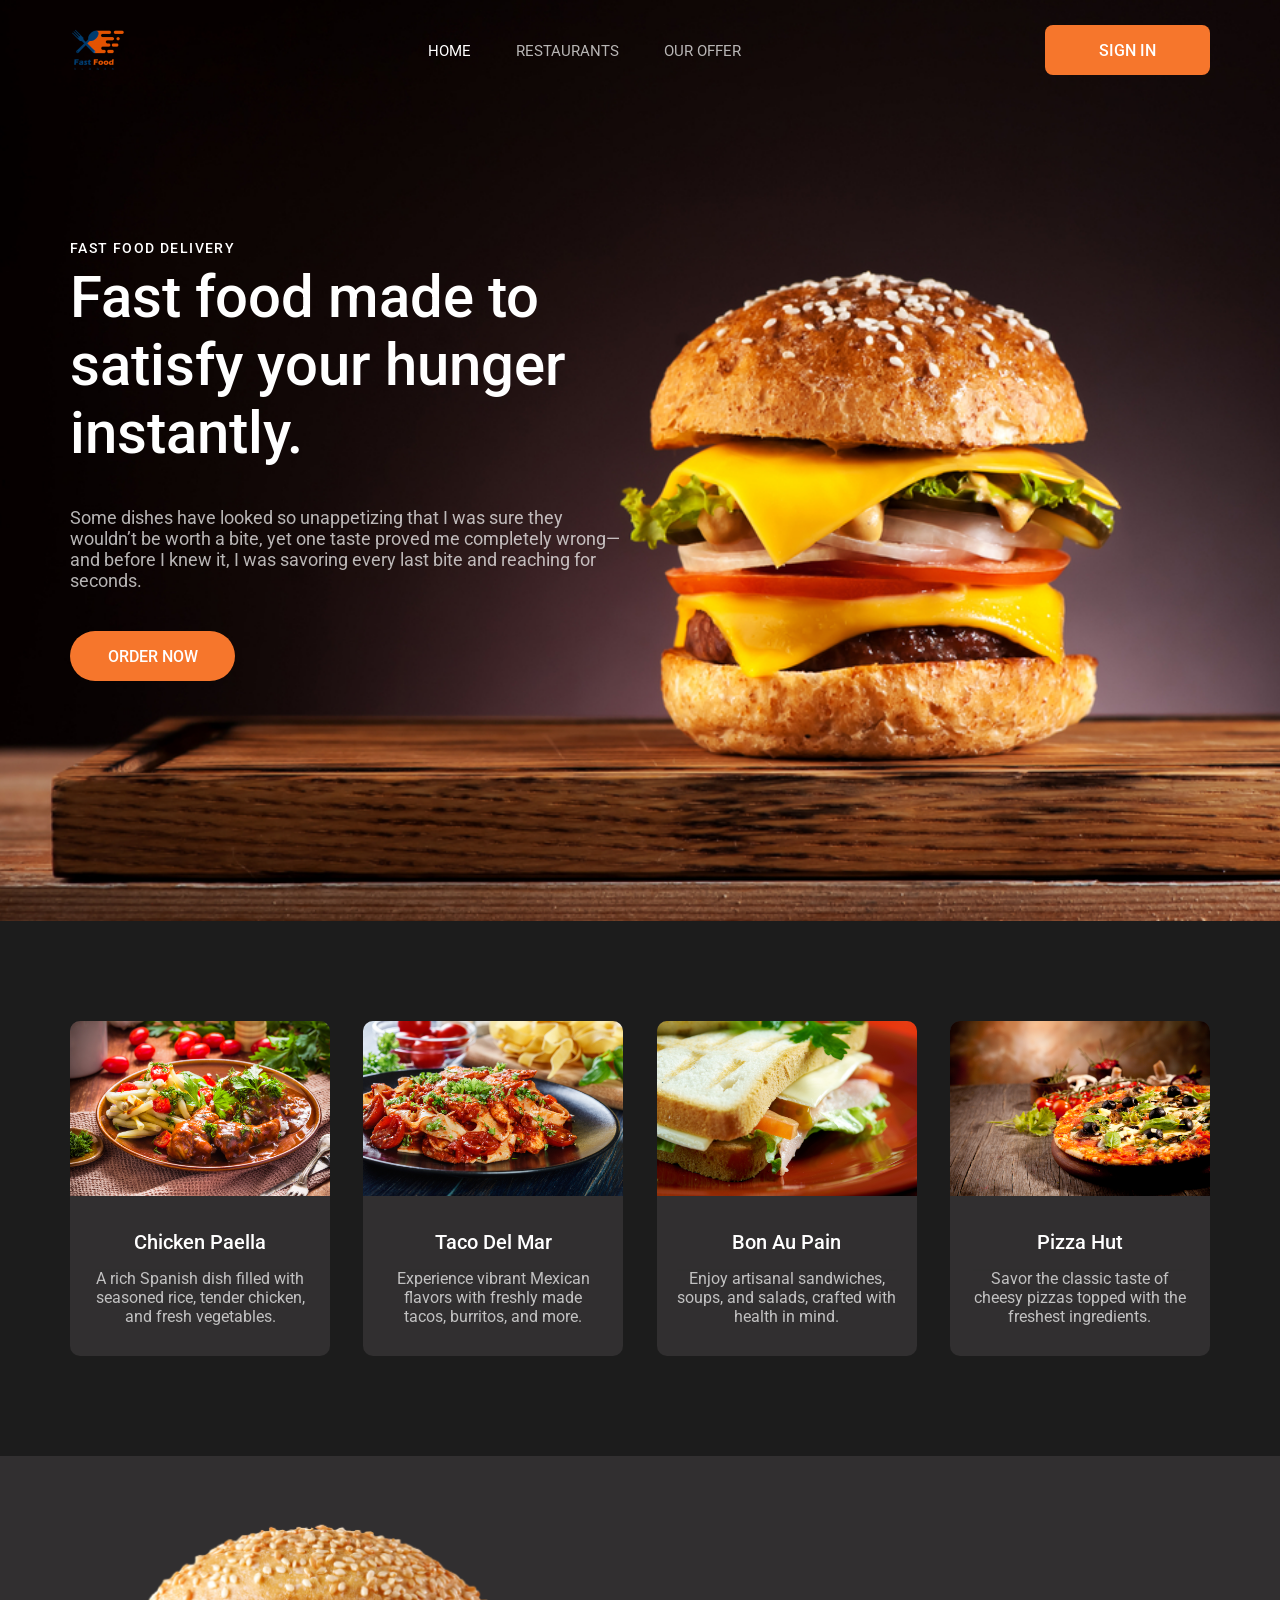
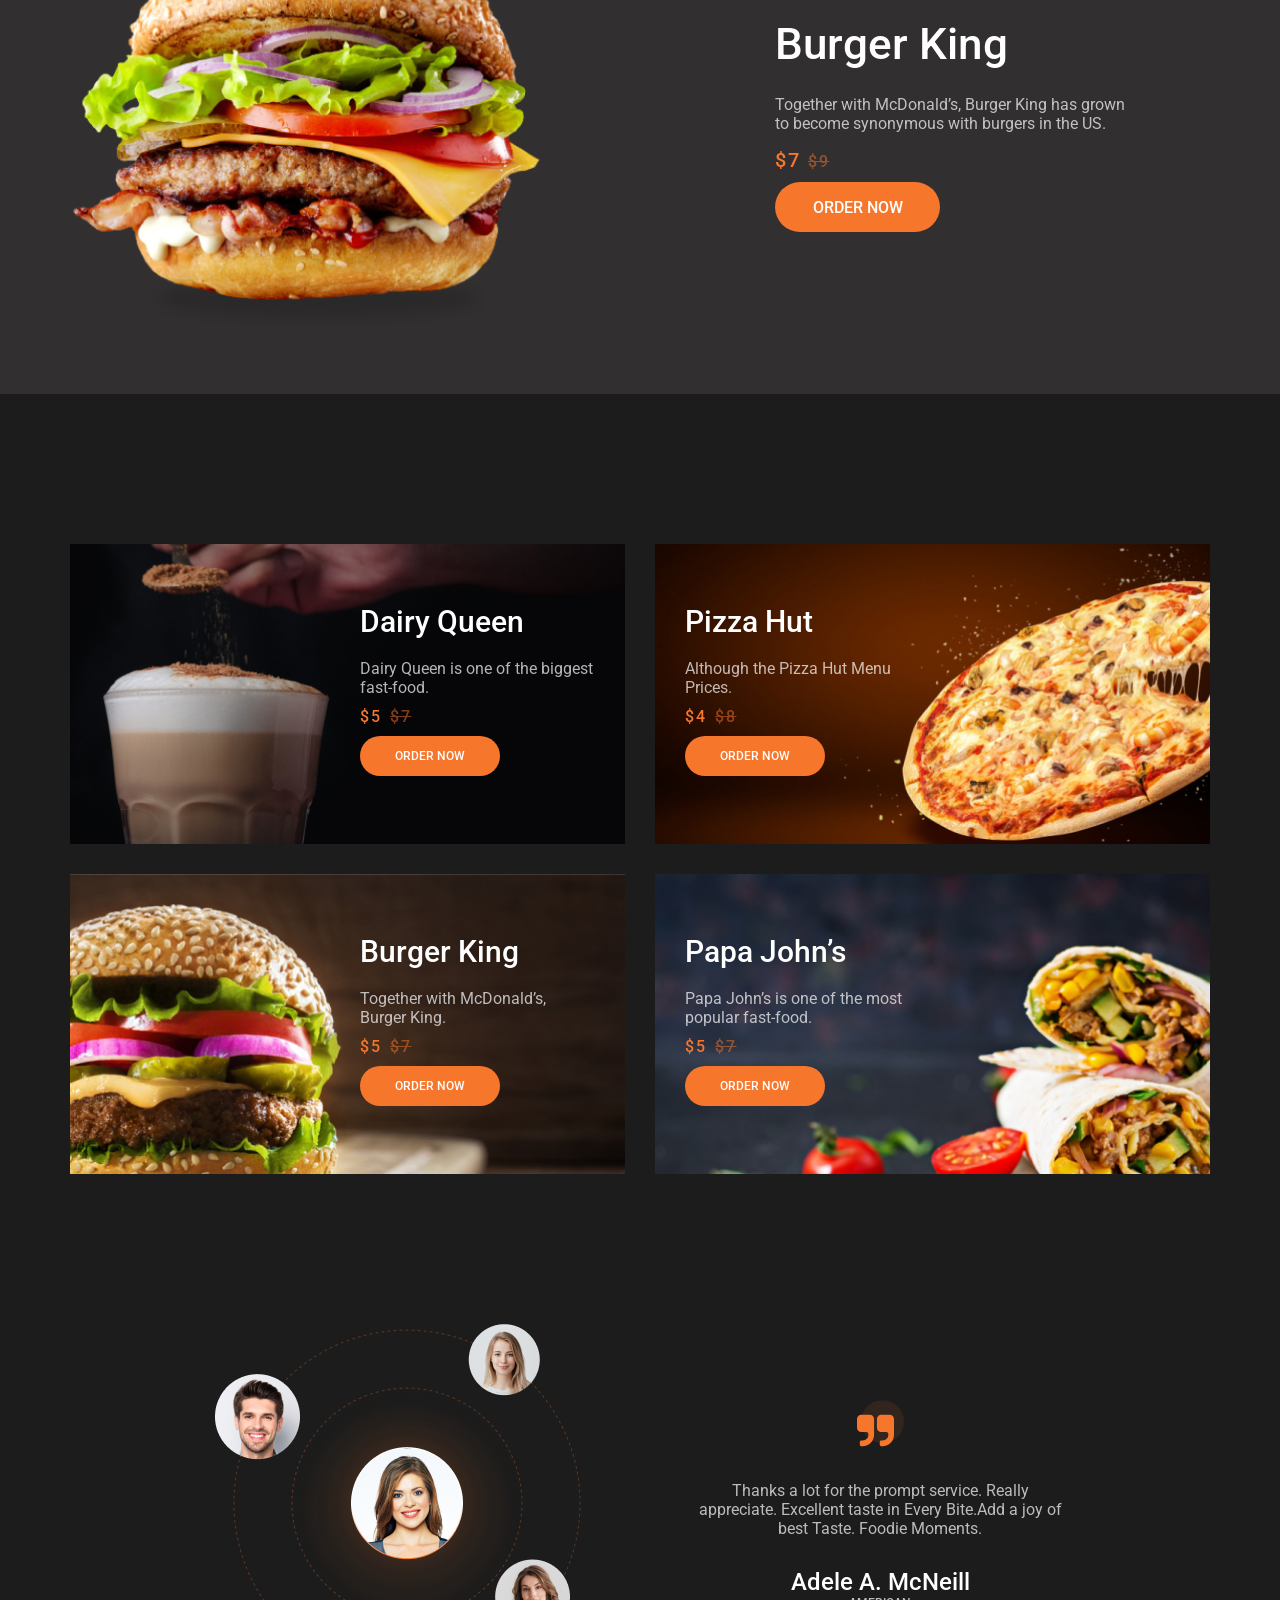
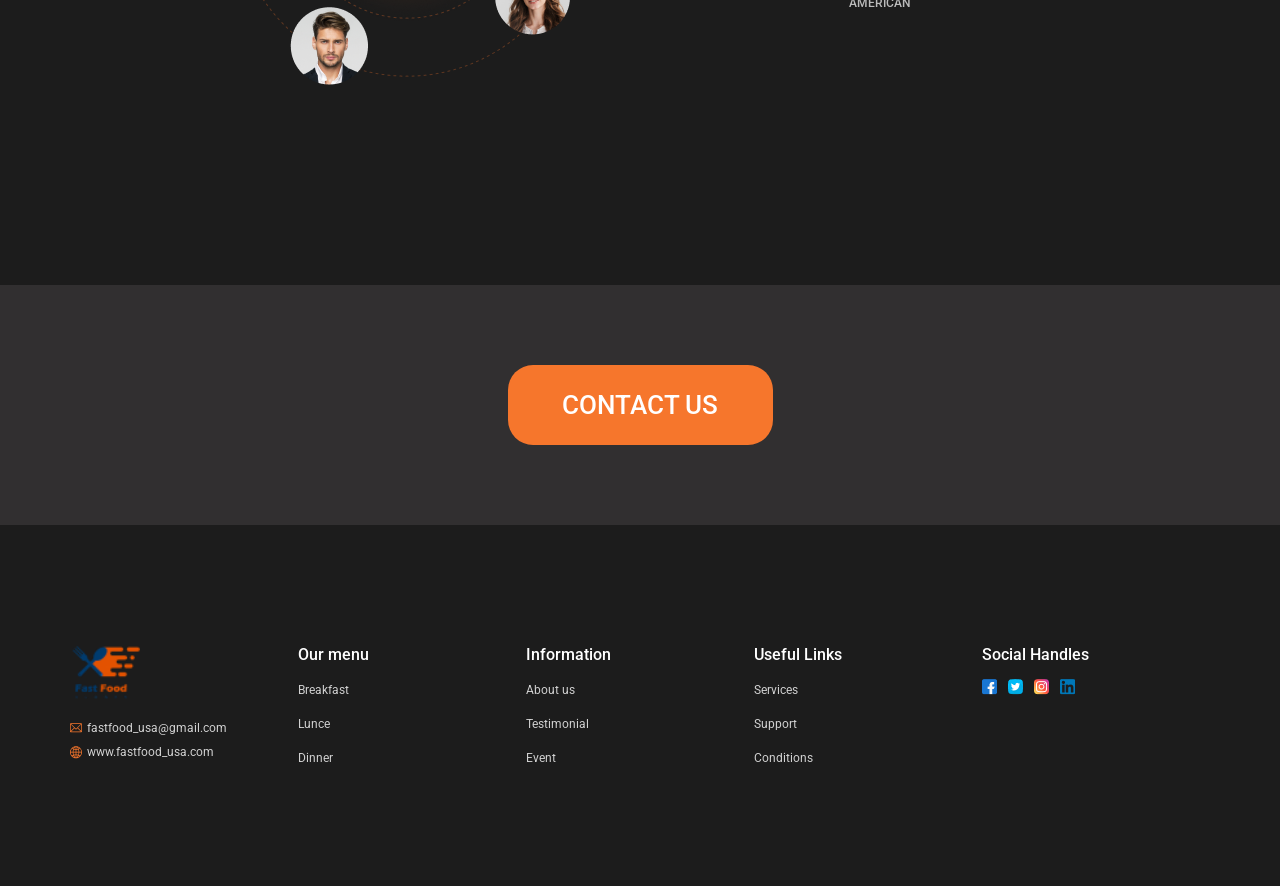
<file: index.html>
<!DOCTYPE html>
<html lang="en">
<head>
  <meta charset="UTF-8">
  <meta name="viewport" content="width=device-width, initial-scale=1.0">
  <title>Fastfood</title>
  <link rel="stylesheet" href="./style.css">
  <script src="https://code.jquery.com/jquery-3.6.0.min.js"></script>
</head>
<body id="body-id">
  <header class="header">
    <div class="container">
      <img src="./images/icons/logo.png" alt="Logo" class="header__logo">

      <nav class="header__nav">
        <ul class="header__list">
          <li><a class="active" id="home-id">HOME</a></li>
          <li><a class="pointer" id="restaurants-id">RESTAURANTS</a></li>
          <li><a class="pointer" id="offer-id">OUR OFFER</a></li>

        </ul>
      </nav>

      <a class="sign-in" class="pointer" id="sign-in-id">Sign in</a>
    </div>
  </header>

  <script>
    $(document).ready(function() {
        $('#sign-in-id').click(function() {
            $('#body-id').load('sign-in.html');
        });

        $('#offer-id').click(function() {
            $('#body-id').load('offer.html');
        });

        $('#restaurants-id').click(function() {
            $('#body-id').load('restaurants.html');
        });

        $('#home-id').click(function() {
            $('#body-id').load('index.html');
        });

        $('#order-id').click(function() {
            $('#body-id').load('sign-in.html');
        });

        $('#order1-id').click(function() {
            $('#body-id').load('sign-in.html');
        });

        $('#order2-id').click(function() {
            $('#body-id').load('sign-in.html');
        });
        
        $('#order3-id').click(function() {
            $('#body-id').load('sign-in.html');
        });

        $('#order4-id').click(function() {
            $('#body-id').load('sign-in.html');
        });

        $('#order5-id').click(function() {
            $('#body-id').load('sign-in.html');
        });
    });
</script>

  <main class="main">
    <section class="welcome">
      <div class="container">
        <div class="welcome__text">
          <h4 class="welcome__subtitle">FAST FOOD DELIVERY</h4>
          <h1 class="welcome__title">Fast food made to satisfy your hunger instantly.</h1>
          <p class="welcome__desc">Some dishes have looked so unappetizing that I was sure they wouldn’t be worth a bite, yet one taste proved me completely wrong—and before I knew it, I was savoring every last bite and reaching for seconds.</p>
          <a class="btn" id="order-id">Order now</a>
        </div>
      </div>
    </section>

    <section class="food-list">
      <div class="container">
        <div class="food-list__card">
          <img src="./images/food-list-1.jpg" alt="Traditional Chicken Paella" class="food-list__img">
          <div class="food-list__text-wrapper">
            <h4 class="food-list__title">Chicken Paella</h4>
            <p class="food-list__desc">A rich Spanish dish filled with seasoned rice, tender chicken, and fresh vegetables.</p>
          </div>
        </div>
        <div class="food-list__card">
          <img src="./images/food-list-2.jpg" alt="Taco Del Mar with fresh toppings" class="food-list__img">
          <div class="food-list__text-wrapper">
            <h4 class="food-list__title">Taco Del Mar</h4>
            <p class="food-list__desc">Experience vibrant Mexican flavors with freshly made tacos, burritos, and more.</p>
          </div>
        </div>
        <div class="food-list__card">
          <img src="./images/food-list-3.jpg" alt="Healthy sandwich from Bon Au Pain" class="food-list__img">
          <div class="food-list__text-wrapper">
            <h4 class="food-list__title">Bon Au Pain</h4>
            <p class="food-list__desc">Enjoy artisanal sandwiches, soups, and salads, crafted with health in mind.</p>
          </div>
        </div>
        <div class="food-list__card">
          <img src="./images/food-list-4.jpg" alt="Delicious pizza from Pizza Hut" class="food-list__img">
          <div class="food-list__text-wrapper">
            <h4 class="food-list__title">Pizza Hut</h4>
            <p class="food-list__desc">Savor the classic taste of cheesy pizzas topped with the freshest ingredients.</p>
          </div>
      </div>
    </section>

    <script>
      document.querySelectorAll('.food-list__card img').forEach(img => {
        img.addEventListener('mouseover', () => {
            img.style.transform = 'scale(1.1)';
            img.style.transition = 'transform 0.3s ease';
        });
        img.addEventListener('mouseout', () => {
            img.style.transform = 'scale(1)';
        });
    });
    </script>

    <section class="order">
      <div class="container">
        <img src="./images/burger.png" alt="" class="order__img">

        <div class="order__text">
          <h3 class="order__title">Burger King</h3>
          <p class="order__desc">Together with McDonald’s, Burger King has grown to become synonymous with burgers in the US.</p>
          <span class="order__price">$7</span>
          <span class="order__price order__price--old">$9</span>
          <a class="btn" id="order1-id">Order now</a>
        </div>
      </div>
    </section>

    <section class="product">
      <div class="container">
        <div class="product__card card-queen">
          <h4 class="product__title">Dairy Queen</h4>
          <p class="product__desc">Dairy Queen is one of the biggest fast-food.</p>
          <span class="product__price">$5</span>
          <span class="product__price product__price--old">$7</span>
          <a class="btn btn--small" id="order2-id">Order now</a>
        </div>
        <div class="product__card card-hut">
          <h4 class="product__title">Pizza Hut</h4>
          <p class="product__desc">Although the Pizza Hut Menu Prices.</p>
          <span class="product__price">$4</span>
          <span class="product__price product__price--old">$8</span>
          <a class="btn btn--small" id="order3-id">Order now</a>
        </div>
        <div class="product__card card-king">
          <h4 class="product__title">Burger King</h4>
          <p class="product__desc">Together with McDonald’s, Burger King.</p>
          <span class="product__price">$5</span>
          <span class="product__price product__price--old">$7</span>
          <a class="btn btn--small" id="order4-id">Order now</a>
        </div>
        <div class="product__card card-papa">
          <h4 class="product__title">Papa John’s</h4>
          <p class="product__desc">Papa John’s is one of the most popular fast-food.</p>
          <span class="product__price">$5</span>
          <span class="product__price product__price--old">$7</span>
          <a class="btn btn--small" id="order5-id">Order now</a>
        </div>
      </div>
    </section>

    <script>
      document.querySelectorAll('.product__card').forEach(card => {
      card.addEventListener('mouseover', () => {
        card.style.transform = 'scale(1.05)';
        card.style.transition = 'transform 0.3s ease';
      });
      card.addEventListener('mouseout', () => {
        card.style.transform = 'scale(1)';
      });
    });
    </script>

    <div class="feedback">
      <div class="container">
        <img src="./images/feedback.png" alt="" class="feedback__img">

        <blockquote class="feedback__text">
          <p class="feedback__desc">Thanks a lot for the prompt service. Really appreciate. Excellent taste in Every Bite.Add a joy of best Taste. Foodie Moments.</p>
          <cite class="feedback__author">Adele A. McNeill</cite>
          <span class="feedback__subauthor">AMERICAN</span>
        </blockquote>
      </div>
    </div>

    <div class="gray-block">
      <div class="container">
        <a class="contact-btn" id="contact-us-btn">Contact Us</a>
      </div>
    </div>

    <div class="contact-section" id="contact-div-id" style="display: none;">
      <h2>Contact Us</h2>
      <form class="contact-form" id="contact-id" action="contact.php" method="POST">
        <label for="name">Name</label>
        <input type="text" id="name" name="name" placeholder="Your Name" required>
        
        <label for="surname">Surname</label>
        <input type="text" id="surname" name="surname" placeholder="Your Surname" required>
        
        <label for="email">Email</label>
        <input type="email" id="email" name="email" placeholder="Your Email" required>
        
        <label for="message">Message</label>
        <textarea id="message" maxlength="250" name="message" rows="5" placeholder="Your Message" required></textarea>
        <div id="errorMessage"></div>
        <button type="submit">Send Message</button>
      </form>
    </div>
  </main>
  
<script>
  document.getElementById('contact-us-btn').addEventListener('click', function() {
  var contactForm = document.getElementById('contact-div-id');
  var contactButton = document.getElementById('contact-us-btn');
  
  contactButton.style.display = 'none';

  contactForm.style.display = 'block';
});
</script>

<script>
  const messageField = document.getElementById('message');
  const counter = document.createElement('div');
  counter.style.fontSize = '0.9em';
  counter.style.color = '#555';
  messageField.parentNode.insertBefore(counter, messageField.nextSibling);

  messageField.addEventListener('input', () => {
    const maxLength = 250;
    const currentLength = messageField.value.length;
    counter.textContent = `Characters: ${currentLength}/${maxLength}`;
    if (currentLength > maxLength) {
        counter.style.color = 'red';
    } else {
        counter.style.color = '#555';
    }
});

document.getElementById('contact-id').addEventListener('submit', function(e) {
    e.preventDefault();
    
    var email = document.getElementById('email').value;
    var errorMessage = document.getElementById('errorMessage');
    var emailPattern = /^[a-zA-Z0-9._%+-]+@[a-zA-Z0-9.-]+\.[a-zA-Z]{2,}$/;

    if (!emailPattern.test(email)) {
      errorMessage.textContent = "Proszę wpisać poprawny adres e-mail!";
      errorMessage.style.color = 'red';
    } else {

      document.getElementById('contact-id').reset();   

      errorMessage.textContent = "Wiadomość wysłano!";
      errorMessage.style.color = 'green';     

      counter.textContent = "Characters: 0/250";
      counter.style.color = '#555';
      counter.style.display = 'none';
    }
  });
</script>


  <footer class="footer">
    <div class="container">
      <div class="footer__contacts">
        <img src="./images/icons/logo.png" alt="Логотип" class="footer__logo">
        <a class="footer__link footer__link-mail" href="mailto:fastfood_usa@gmail.com">fastfood_usa@gmail.com</a>
        <a href="#!" class="footer__link footer__link-web">www.fastfood_usa.com</a>
      </div>
      <nav class="footer__nav">
        <ul class="footer__list">
          <li class="footer__list-title footer__menu">
            <a class="footer__title" href="#!">Our menu</a>
            <ul class="footer__inner-list">
              <li class="footer__list-item"><a href="#!">Breakfast</a></li>
              <li class="footer__list-item"><a href="#!">Lunce</a></li>
              <li class="footer__list-item"><a href="#!">Dinner</a></li>
            </ul>
          </li>
          <li class="footer__list-title footer__info">
            <a class="footer__title" href="#!">Information</a>
            <ul class="footer__inner-list">
              <li class="footer__list-item"><a href="#!">About us</a></li>
              <li class="footer__list-item"><a href="#!">Testimonial</a></li>
              <li class="footer__list-item"><a href="#!">Event</a></li>
            </ul>
          </li>
          <li class="footer__list-title footer__links">
            <a class="footer__title" href="#!">Useful Links</a>
            <ul class="footer__inner-list">
              <li class="footer__list-item"><a href="#!">Services</a></li>
              <li class="footer__list-item"><a href="#!">Support</a></li>
              <li class="footer__list-item"><a href="#!">Conditions</a></li>
            </ul>
          </li>
        </ul>
      </nav>
      <div class="footer__socials">
        <p class="footer__title">Social Handles</p>
        <div class="footer__socials-icons">
          <a class="footer__socials-link" href="#!"><img src="./images/icons/socials/facebook.png" alt=""></a>
          <a class="footer__socials-link" href="#!"><img src="./images/icons/socials/twitter.png" alt=""></a>
          <a class="footer__socials-link" href="#!"><img src="./images/icons/socials/instagram.png" alt=""></a>
          <a class="footer__socials-link" href="#!"><img src="./images/icons/socials/linkedin.png" alt=""></a>
        </div>
      </div>
    </div>
  </footer>
</body>
</html>
</file>
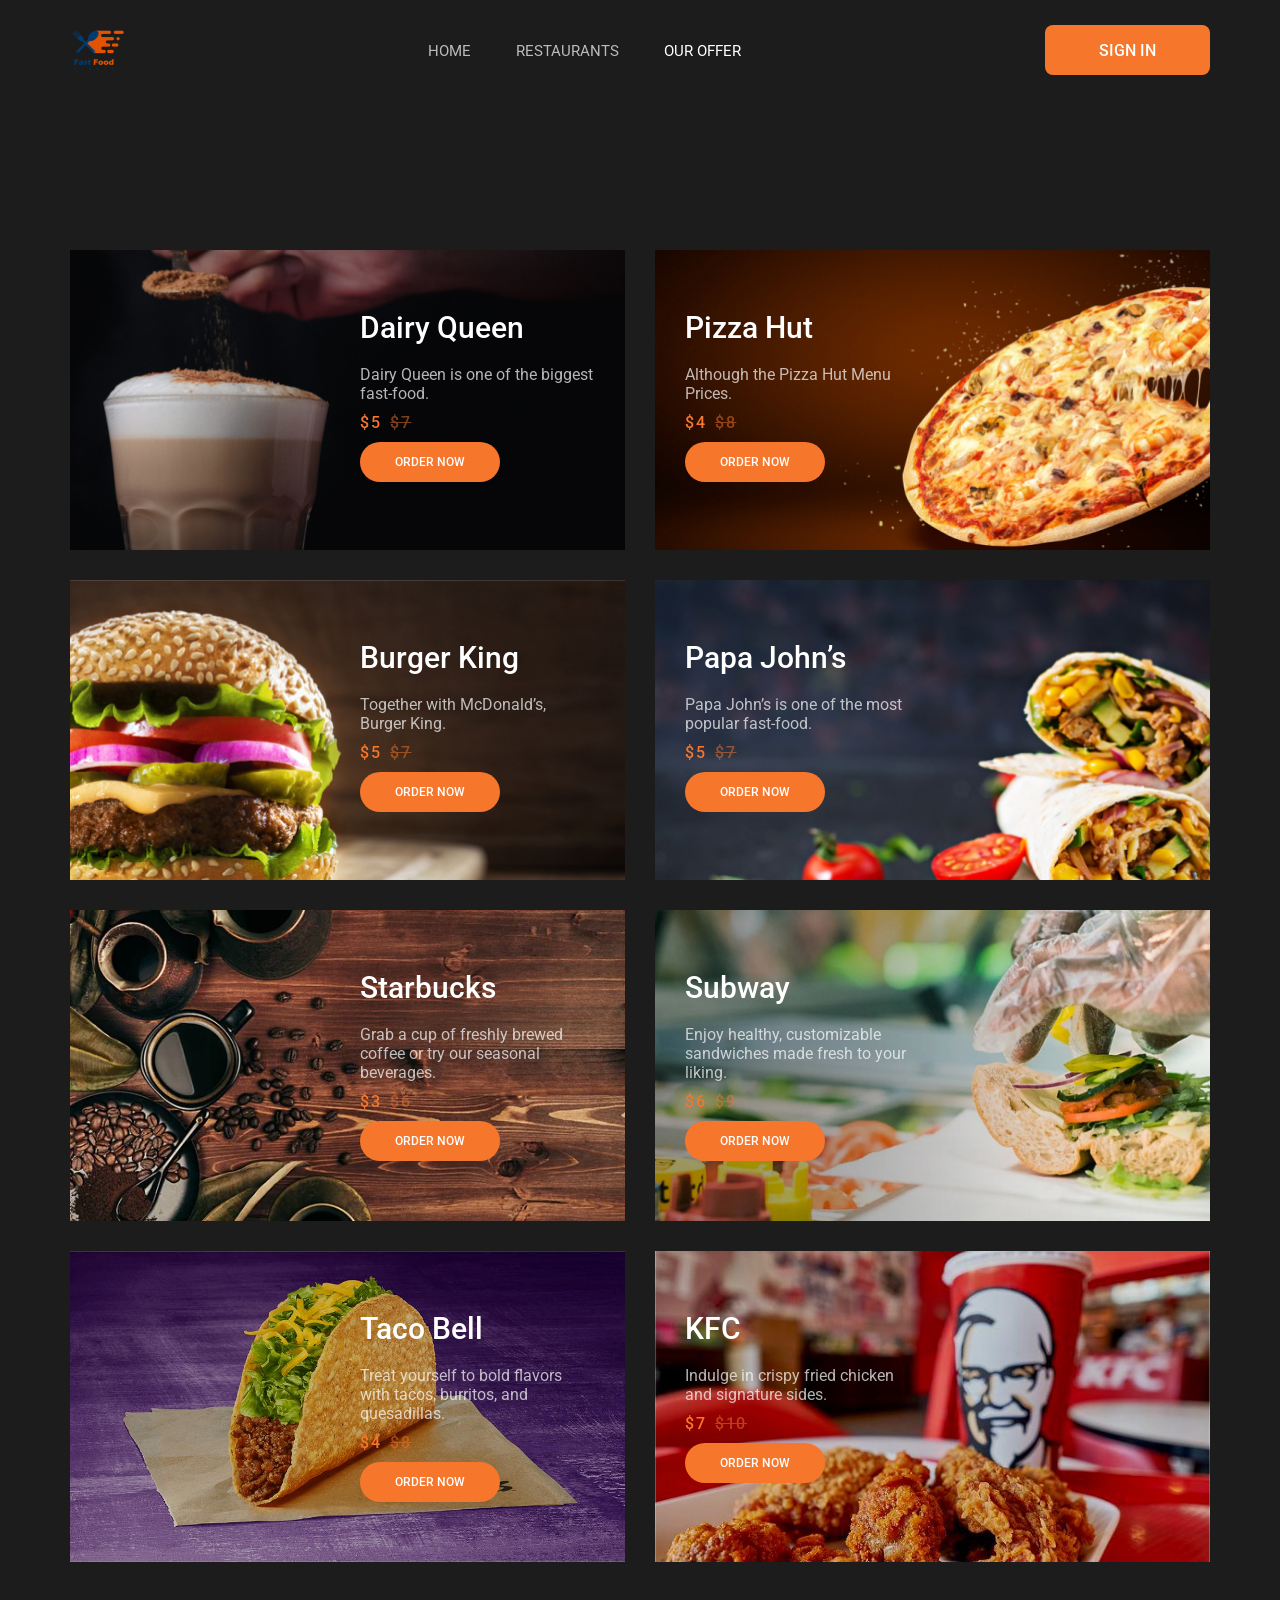
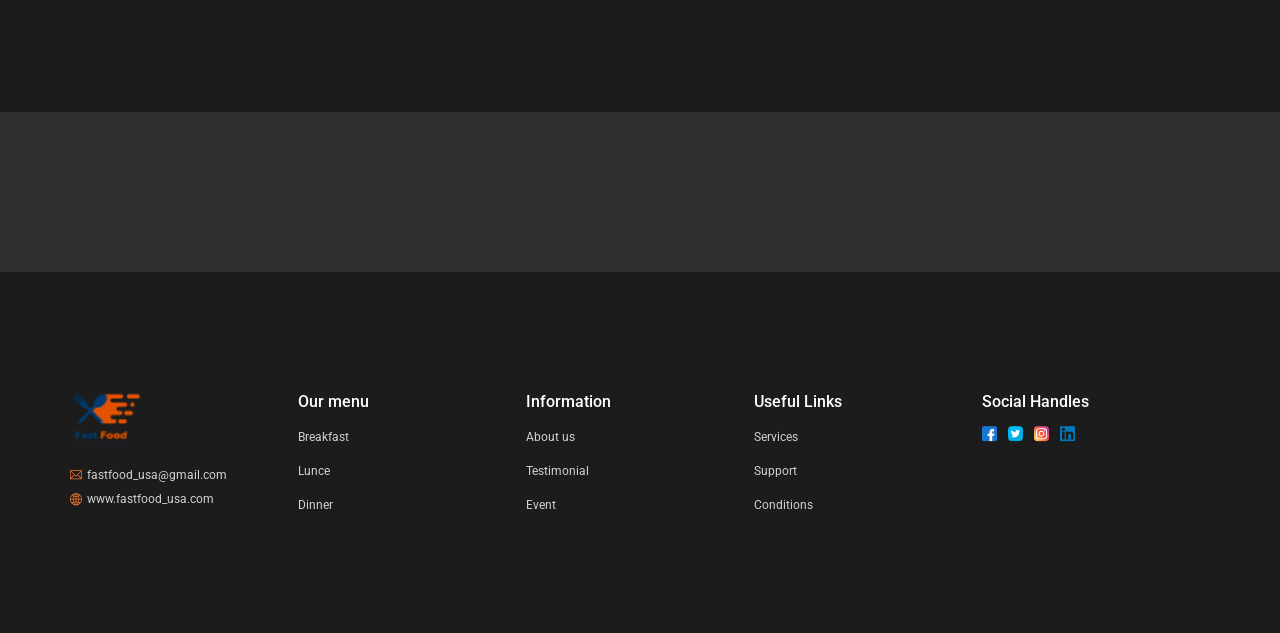
<file: offer.html>
<!DOCTYPE html>
<html lang="en">
<head>
  <meta charset="UTF-8">
  <meta name="viewport" content="width=device-width, initial-scale=1.0">
  <title>Fastfood</title>
  <link rel="stylesheet" href="./style.css">
  <script src="https://code.jquery.com/jquery-3.6.0.min.js"></script>
</head>
<body id="body-id">
  <header class="header">
    <div class="container">
      <img src="./images/icons/logo.png" alt="Логотип" class="header__logo">

      <nav class="header__nav">
        <ul class="header__list">
          <li><a class="pointer" id="home-id">HOME</a></li>
          <li><a class="pointer" id="restaurants-id">RESTAURANTS</a></li>
          <li><a class="active" id="offer-id">OUR OFFER</a></li>
        </ul>
      </nav>

      <a class="sign-in" id="sign-in-id">Sign in</a>
    </div>
  </header>

  <script>
    $(document).ready(function() {
        $('#sign-in-id').click(function() {
            $('#body-id').load('sign-in.html');
        });

        $('#offer-id').click(function() {
            $('#body-id').load('offer.html');
        });

        $('#restaurants-id').click(function() {
            $('#body-id').load('restaurants.html');
        });

        $('#home-id').click(function() {
            $('#body-id').load('index.html');
        });

        $('#order1-id').click(function() {
            $('#body-id').load('sign-in.html');
        });

        $('#order2-id').click(function() {
            $('#body-id').load('sign-in.html');
        });
        
        $('#order3-id').click(function() {
            $('#body-id').load('sign-in.html');
        });

        $('#order4-id').click(function() {
            $('#body-id').load('sign-in.html');
        });

        $('#order5-id').click(function() {
            $('#body-id').load('sign-in.html');
        });

        $('#order6-id').click(function() {
            $('#body-id').load('sign-in.html');
        });

        $('#order7-id').click(function() {
            $('#body-id').load('sign-in.html');
        });

        $('#order8-id').click(function() {
            $('#body-id').load('sign-in.html');
        });
    });
</script>

  <section class="product">
    <div class="container">
      <div class="product__card card-queen">
        <h4 class="product__title">Dairy Queen</h4>
        <p class="product__desc">Dairy Queen is one of the biggest fast-food.</p>
        <span class="product__price">$5</span>
        <span class="product__price product__price--old">$7</span>
        <a class="btn btn--small" id="order1-id">Order now</a>
      </div>
      <div class="product__card card-hut">
        <h4 class="product__title">Pizza Hut</h4>
        <p class="product__desc">Although the Pizza Hut Menu Prices.</p>
        <span class="product__price">$4</span>
        <span class="product__price product__price--old">$8</span>
        <a class="btn btn--small" id="order2-id">Order now</a>
      </div>
      <div class="product__card card-king">
        <h4 class="product__title">Burger King</h4>
        <p class="product__desc">Together with McDonald’s, Burger King.</p>
        <span class="product__price">$5</span>
        <span class="product__price product__price--old">$7</span>
        <a class="btn btn--small" id="order3-id">Order now</a>
      </div>
      <div class="product__card card-papa">
        <h4 class="product__title">Papa John’s</h4>
        <p class="product__desc">Papa John’s is one of the most popular fast-food.</p>
        <span class="product__price">$5</span>
        <span class="product__price product__price--old">$7</span>
        <a class="btn btn--small" id="order4-id">Order now</a>
      </div>
      <div class="product__card card-starbucks">
        <h4 class="product__title">Starbucks</h4>
        <p class="product__desc">Grab a cup of freshly brewed coffee or try our seasonal beverages.</p>
        <span class="product__price">$3</span>
        <span class="product__price product__price--old">$6</span>
        <a class="btn btn--small" id="order5-id">Order now</a>
      </div>
      <div class="product__card card-subway">
        <h4 class="product__title">Subway</h4>
        <p class="product__desc">Enjoy healthy, customizable sandwiches made fresh to your liking.</p>
        <span class="product__price">$6</span>
        <span class="product__price product__price--old">$9</span>
        <a class="btn btn--small" id="order6-id">Order now</a>
      </div>
      <div class="product__card card-taco-bell">
        <h4 class="product__title">Taco Bell</h4>
        <p class="product__desc">Treat yourself to bold flavors with tacos, burritos, and quesadillas.</p>
        <span class="product__price">$4</span>
        <span class="product__price product__price--old">$8</span>
        <a class="btn btn--small" id="order7-id">Order now</a>
      </div>
      <div class="product__card card-kfc">
        <h4 class="product__title">KFC</h4>
        <p class="product__desc">Indulge in crispy fried chicken and signature sides.</p>
        <span class="product__price">$7</span>
        <span class="product__price product__price--old">$10</span>
        <a class="btn btn--small" id="order8-id">Order now</a>
      </div>
    </div>
  </section>

  <script>
    document.querySelectorAll('.product__card').forEach(card => {
    card.addEventListener('mouseover', () => {
      card.style.transform = 'scale(1.05)';
      card.style.transition = 'transform 0.3s ease';
    });
    card.addEventListener('mouseout', () => {
      card.style.transform = 'scale(1)';
    });
  });
  </script>
  
    <div class="gray-block">     
      </div>
    </div>
  </main>

  <footer class="footer">
    <div class="container">
      <div class="footer__contacts">
        <img src="./images/icons/logo.png" alt="Логотип" class="footer__logo">
        <a class="footer__link footer__link-mail" href="mailto:fastfood_usa@gmail.com">fastfood_usa@gmail.com</a>
        <a href="#!" class="footer__link footer__link-web">www.fastfood_usa.com</a>
      </div>
      <nav class="footer__nav">
        <ul class="footer__list">
          <li class="footer__list-title footer__menu">
            <a class="footer__title" href="#!">Our menu</a>
            <ul class="footer__inner-list">
              <li class="footer__list-item"><a href="#!">Breakfast</a></li>
              <li class="footer__list-item"><a href="#!">Lunce</a></li>
              <li class="footer__list-item"><a href="#!">Dinner</a></li>
            </ul>
          </li>
          <li class="footer__list-title footer__info">
            <a class="footer__title" href="#!">Information</a>
            <ul class="footer__inner-list">
              <li class="footer__list-item"><a href="#!">About us</a></li>
              <li class="footer__list-item"><a href="#!">Testimonial</a></li>
              <li class="footer__list-item"><a href="#!">Event</a></li>
            </ul>
          </li>
          <li class="footer__list-title footer__links">
            <a class="footer__title" href="#!">Useful Links</a>
            <ul class="footer__inner-list">
              <li class="footer__list-item"><a href="#!">Services</a></li>
              <li class="footer__list-item"><a href="#!">Support</a></li>
              <li class="footer__list-item"><a href="#!">Conditions</a></li>
            </ul>
          </li>
        </ul>
      </nav>
      <div class="footer__socials">
        <p class="footer__title">Social Handles</p>
        <div class="footer__socials-icons">
          <a class="footer__socials-link" href="#!"><img src="./images/icons/socials/facebook.png" alt=""></a>
          <a class="footer__socials-link" href="#!"><img src="./images/icons/socials/twitter.png" alt=""></a>
          <a class="footer__socials-link" href="#!"><img src="./images/icons/socials/instagram.png" alt=""></a>
          <a class="footer__socials-link" href="#!"><img src="./images/icons/socials/linkedin.png" alt=""></a>
        </div>
      </div>
    </div>
  </footer>
</body>  
</main>
</file>
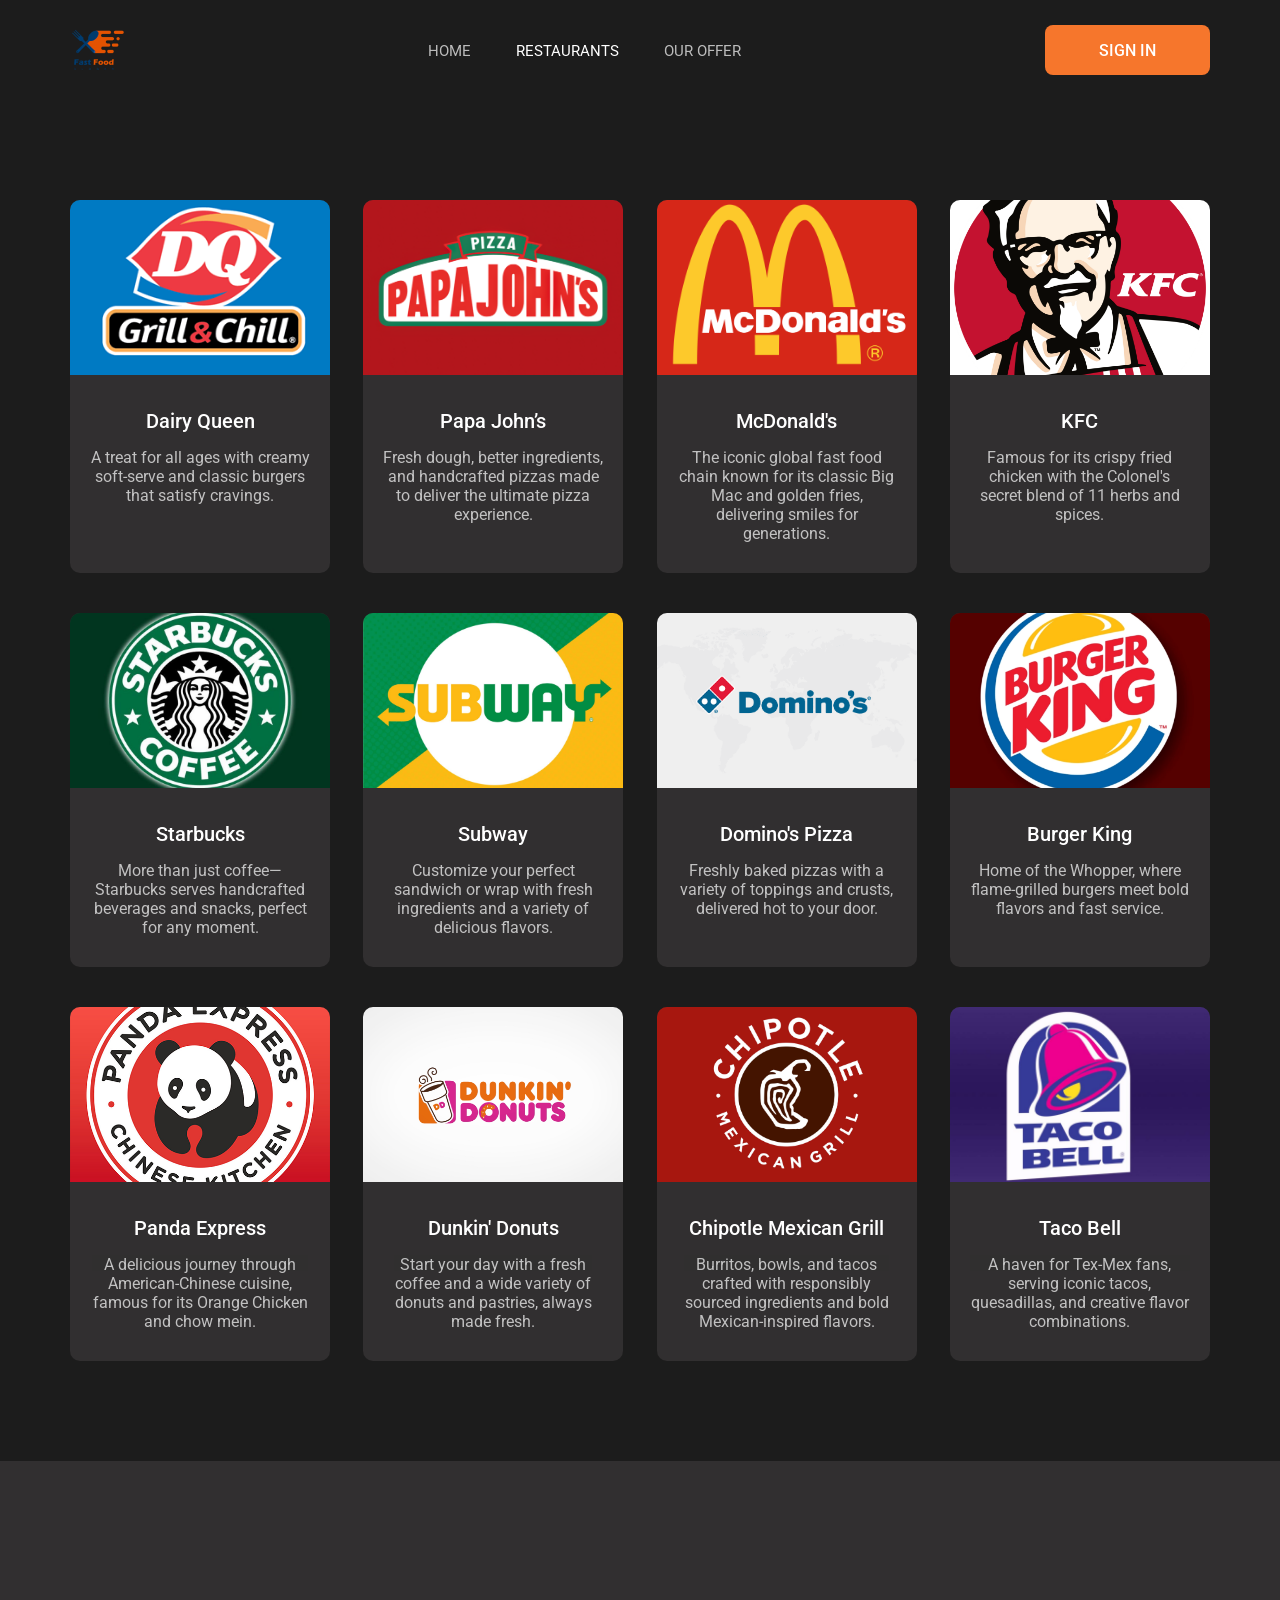
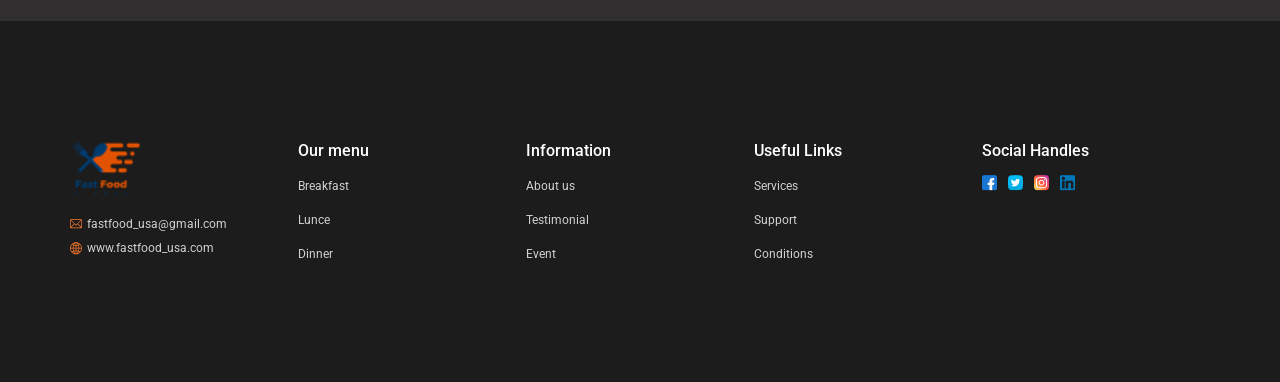
<file: restaurants.html>
<!DOCTYPE html>
<html lang="en">
<head>
  <meta charset="UTF-8">
  <meta name="viewport" content="width=device-width, initial-scale=1.0">
  <title>Fastfood</title>
  <link rel="stylesheet" href="./style.css">
  <script src="https://code.jquery.com/jquery-3.6.0.min.js"></script>
</head>
<body id="body-id">
  <header class="header">
    <div class="container">
      <img src="./images/icons/logo.png" alt="Логотип" class="header__logo">

      <nav class="header__nav">
        <ul class="header__list">
          <li><a class="pointer" id="home-id">HOME</a></li>
          <li><a class="active" id="restaurants-id">RESTAURANTS</a></li>
          <li><a class="pointer" id="offer-id">OUR OFFER</a></li>
        </ul>
      </nav>

      <a class="sign-in" id="sign-in-id">Sign in</a>
    </div>
  </header>

  <script>
    $(document).ready(function() {
        $('#sign-in-id').click(function() {
            $('#body-id').load('sign-in.html');
        });

        $('#offer-id').click(function() {
            $('#body-id').load('offer.html');
        });

        $('#restaurants-id').click(function() {
            $('#body-id').load('restaurants.html');
        });

        $('#home-id').click(function() {
            $('#body-id').load('index.html');
        });        
    });
</script>

  <main class="main">
    <section class="food-list">
      <div class="container">
        <div class="food-list__card">
          <img src="./images/dairy-queen.png" alt="" class="food-list__img">
          <div class="food-list__text-wrapper">
            <h4 class="food-list__title">Dairy Queen</h4>
            <p class="food-list__desc">A treat for all ages with creamy soft-serve and classic burgers that satisfy cravings.</p>
          </div>
        </div>
        <div class="food-list__card">
          <img src="./images/papa-johns.png" alt="" class="food-list__img">
          <div class="food-list__text-wrapper">
            <h4 class="food-list__title">Papa John’s</h4>
            <p class="food-list__desc">Fresh dough, better ingredients, and handcrafted pizzas made to deliver the ultimate pizza experience.</p>
          </div>
        </div>
        <div class="food-list__card">
          <img src="./images/mcdonalds.png" alt="" class="food-list__img">
          <div class="food-list__text-wrapper">
            <h4 class="food-list__title">McDonald's</h4>
            <p class="food-list__desc">The iconic global fast food chain known for its classic Big Mac and golden fries, delivering smiles for generations.</p>
          </div>
        </div>
        <div class="food-list__card">
          <img src="./images/kfc.png" alt="" class="food-list__img">
          <div class="food-list__text-wrapper">
            <h4 class="food-list__title">KFC</h4>
            <p class="food-list__desc">Famous for its crispy fried chicken with the Colonel's secret blend of 11 herbs and spices.</p>
          </div>
        </div>
        <div class="food-list__card">
          <img src="./images/starbucks.png" alt="" class="food-list__img">
          <div class="food-list__text-wrapper">
            <h4 class="food-list__title">Starbucks</h4>
            <p class="food-list__desc">More than just coffee—Starbucks serves handcrafted beverages and snacks, perfect for any moment.</p>
          </div>
        </div>
        <div class="food-list__card">
          <img src="./images/subway.png" alt="" class="food-list__img">
          <div class="food-list__text-wrapper">
            <h4 class="food-list__title">Subway</h4>
            <p class="food-list__desc">Customize your perfect sandwich or wrap with fresh ingredients and a variety of delicious flavors.</p>
          </div>
        </div>
        <div class="food-list__card">
          <img src="./images/dominos.png" alt="" class="food-list__img">
          <div class="food-list__text-wrapper">
            <h4 class="food-list__title">Domino's Pizza</h4>
            <p class="food-list__desc">Freshly baked pizzas with a variety of toppings and crusts, delivered hot to your door.</p>
          </div>
        </div>
        <div class="food-list__card">
          <img src="./images/burger-king.png" alt="" class="food-list__img">
          <div class="food-list__text-wrapper">
            <h4 class="food-list__title">Burger King</h4>
            <p class="food-list__desc">Home of the Whopper, where flame-grilled burgers meet bold flavors and fast service.</p>
          </div>
        </div>
        <div class="food-list__card">
          <img src="./images/panda-express.png" alt="" class="food-list__img">
          <div class="food-list__text-wrapper">
            <h4 class="food-list__title">Panda Express</h4>
            <p class="food-list__desc">A delicious journey through American-Chinese cuisine, famous for its Orange Chicken and chow mein.</p>
          </div>
        </div>
        <div class="food-list__card">
          <img src="./images/dunkin-donuts.png" alt="" class="food-list__img">
          <div class="food-list__text-wrapper">
            <h4 class="food-list__title">Dunkin' Donuts</h4>
            <p class="food-list__desc">Start your day with a fresh coffee and a wide variety of donuts and pastries, always made fresh.</p>
          </div>
        </div>
        <div class="food-list__card">
          <img src="./images/chipotle.png" alt="" class="food-list__img">
          <div class="food-list__text-wrapper">
            <h4 class="food-list__title">Chipotle Mexican Grill</h4>
            <p class="food-list__desc">Burritos, bowls, and tacos crafted with responsibly sourced ingredients and bold Mexican-inspired flavors.</p>
          </div>
        </div>
        <div class="food-list__card">
          <img src="./images/taco-bell.png" alt="" class="food-list__img">
          <div class="food-list__text-wrapper">
            <h4 class="food-list__title">Taco Bell</h4>
            <p class="food-list__desc">A haven for Tex-Mex fans, serving iconic tacos, quesadillas, and creative flavor combinations.</p>
          </div>
        </div>
      </div>
    </section>
    
    <script>
      document.querySelectorAll('.food-list__card img').forEach(img => {
        img.addEventListener('mouseover', () => {
            img.style.transform = 'scale(1.1)';
            img.style.transition = 'transform 0.3s ease';
        });
        img.addEventListener('mouseout', () => {
            img.style.transform = 'scale(1)';
        });
    });
    </script>

    <div class="gray-block">     
      </div>
    </div>
  </main>

  <footer class="footer">
    <div class="container">
      <div class="footer__contacts">
        <img src="./images/icons/logo.png" alt="Логотип" class="footer__logo">
        <a class="footer__link footer__link-mail" href="mailto:fastfood_usa@gmail.com">fastfood_usa@gmail.com</a>
        <a href="#!" class="footer__link footer__link-web">www.fastfood_usa.com</a>
      </div>
      <nav class="footer__nav">
        <ul class="footer__list">
          <li class="footer__list-title footer__menu">
            <a class="footer__title" href="#!">Our menu</a>
            <ul class="footer__inner-list">
              <li class="footer__list-item"><a href="#!">Breakfast</a></li>
              <li class="footer__list-item"><a href="#!">Lunce</a></li>
              <li class="footer__list-item"><a href="#!">Dinner</a></li>
            </ul>
          </li>
          <li class="footer__list-title footer__info">
            <a class="footer__title" href="#!">Information</a>
            <ul class="footer__inner-list">
              <li class="footer__list-item"><a href="#!">About us</a></li>
              <li class="footer__list-item"><a href="#!">Testimonial</a></li>
              <li class="footer__list-item"><a href="#!">Event</a></li>
            </ul>
          </li>
          <li class="footer__list-title footer__links">
            <a class="footer__title" href="#!">Useful Links</a>
            <ul class="footer__inner-list">
              <li class="footer__list-item"><a href="#!">Services</a></li>
              <li class="footer__list-item"><a href="#!">Support</a></li>
              <li class="footer__list-item"><a href="#!">Conditions</a></li>
            </ul>
          </li>
        </ul>
      </nav>
      <div class="footer__socials">
        <p class="footer__title">Social Handles</p>
        <div class="footer__socials-icons">
          <a class="footer__socials-link" href="#!"><img src="./images/icons/socials/facebook.png" alt=""></a>
          <a class="footer__socials-link" href="#!"><img src="./images/icons/socials/twitter.png" alt=""></a>
          <a class="footer__socials-link" href="#!"><img src="./images/icons/socials/instagram.png" alt=""></a>
          <a class="footer__socials-link" href="#!"><img src="./images/icons/socials/linkedin.png" alt=""></a>
        </div>
      </div>
    </div>
  </footer>
</body>  
</main>
</file>
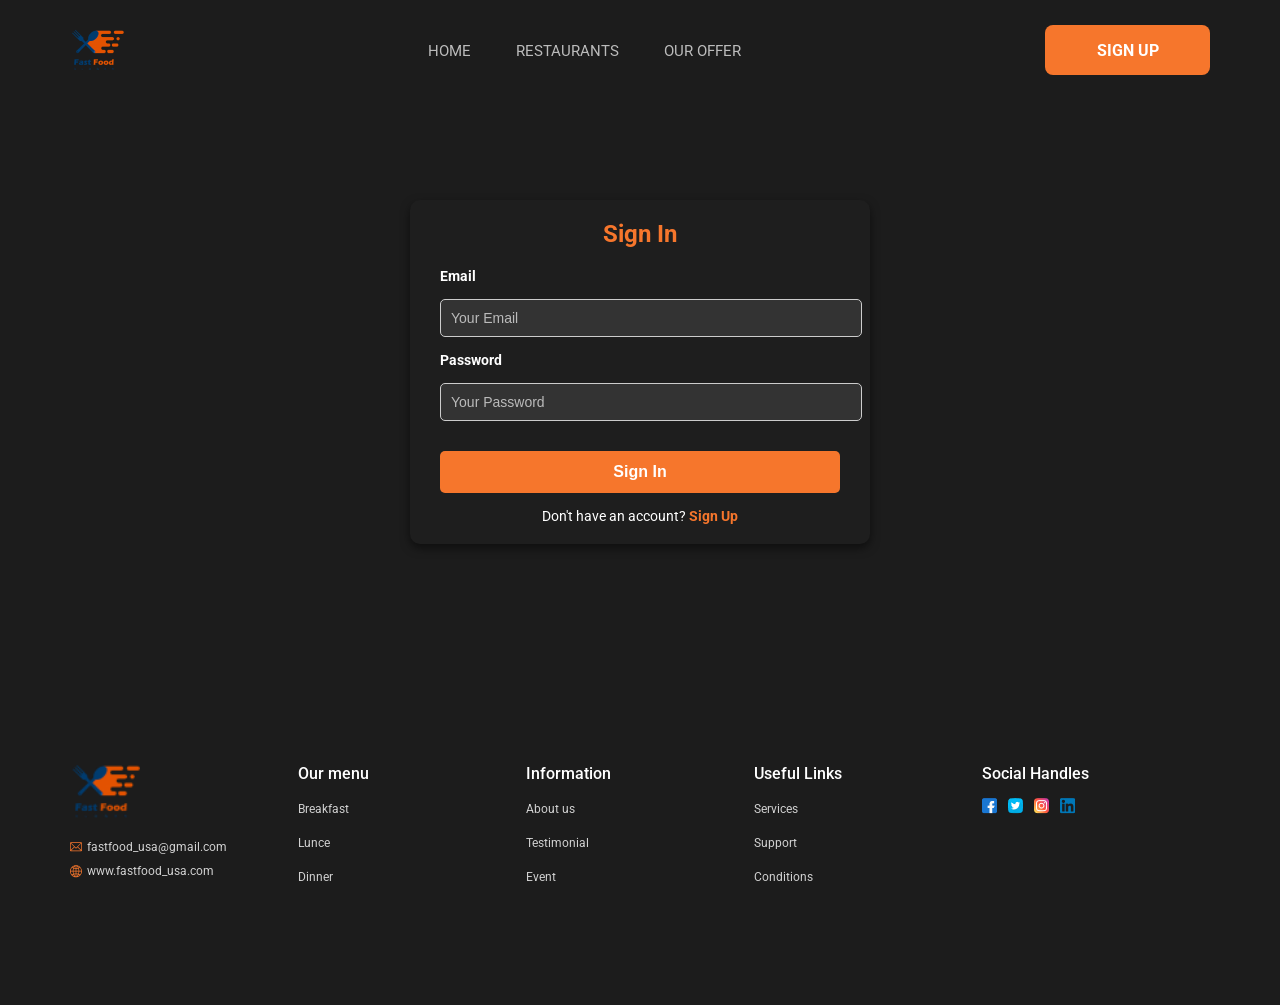
<file: sign-in.html>
<!DOCTYPE html>
<html lang="en">
<head>
  <meta charset="UTF-8">
  <meta name="viewport" content="width=device-width, initial-scale=1.0">
  <title>Contact us</title>
  <link rel="stylesheet" href="./style.css">
  <link rel="stylesheet" href="./sign-in.css">
  <script src="https://code.jquery.com/jquery-3.6.0.min.js"></script>
</head>
<body id="body-id">
  <header class="header">
    <div class="container">
      <img src="./images/icons/logo.png" alt="Logo" class="header__logo">

      <nav class="header__nav">
        <ul class="header__list">
          <li><a class="pointer" id="home-id">HOME</a></li>
          <li><a class="pointer" id="restaurants-id">RESTAURANTS</a></li>
          <li><a class="pointer" id="offer-id">OUR OFFER</a></li>

        </ul>
      </nav>

      <a class="sign-in" id="sign-up-id">Sign up</a>
    </div>
  </header>

  <script>
    $(document).ready(function() {
        $('#sign-up-id').click(function() {
            $('#body-id').load('sign-up.html');
        });

        $('#offer-id').click(function() {
            $('#body-id').load('offer.html');
        });

        $('#restaurants-id').click(function() {
            $('#body-id').load('restaurants.html');
        });

        $('#home-id').click(function() {
            $('#body-id').load('index.html');
        });

        $('#sign-up-link').click(function() {
            $('#body-id').load('sign-up.html');
        });
    });
</script>

  <main class="main">
    <div class="sign-in-section">
      <h2 class="sign-in-title">Sign In</h2>
      <form class="sign-in-form" id="sign-in-form-id" action="login.php" method="POST">

        <label for="email">Email</label>
        <input type="email" id="email" name="email" placeholder="Your Email" required>

        <label for="password">Password</label>
        <input type="password" id="password" name="password" placeholder="Your Password" required>

        <div id="errorMessage"></div>
        
        <button type="submit">Sign In</button>
      </form>

      <p class="sign-in-prompt">
        Don't have an account? <a class="pointer" id="sign-up-link">Sign Up</a>
      </p>
    </div>    
    
  </main>

  <script>
    document.getElementById('sign-in-form-id').addEventListener('submit', function(e) {
        e.preventDefault();

        var email = document.getElementById('email').value;
        var errorMessage = document.getElementById('errorMessage');
        var emailPattern = /^[a-zA-Z0-9._%+-]+@[a-zA-Z0-9.-]+\.[a-zA-Z]{2,}$/;

        if (!emailPattern.test(email)) {
            errorMessage.textContent = "Proszę wpisać poprawny adres e-mail!";
            errorMessage.style.color = 'red';
        } else {
            errorMessage.textContent = "Logowanie zakończone sukcesem!";
            errorMessage.style.color = 'green';
            document.getElementById('sign-in-form-id').reset();
        }
    });
  </script>

  <footer class="footer">
    <div class="container">
      <div class="footer__contacts">
        <img src="./images/icons/logo.png" alt="Логотип" class="footer__logo">
        <a class="footer__link footer__link-mail" href="mailto:fastfood_usa@gmail.com">fastfood_usa@gmail.com</a>
        <a href="#!" class="footer__link footer__link-web">www.fastfood_usa.com</a>
      </div>
      <nav class="footer__nav">
        <ul class="footer__list">
          <li class="footer__list-title footer__menu">
            <a class="footer__title" href="#!">Our menu</a>
            <ul class="footer__inner-list">
              <li class="footer__list-item"><a href="#!">Breakfast</a></li>
              <li class="footer__list-item"><a href="#!">Lunce</a></li>
              <li class="footer__list-item"><a href="#!">Dinner</a></li>
            </ul>
          </li>
          <li class="footer__list-title footer__info">
            <a class="footer__title" href="#!">Information</a>
            <ul class="footer__inner-list">
              <li class="footer__list-item"><a href="#!">About us</a></li>
              <li class="footer__list-item"><a href="#!">Testimonial</a></li>
              <li class="footer__list-item"><a href="#!">Event</a></li>
            </ul>
          </li>
          <li class="footer__list-title footer__links">
            <a class="footer__title" href="#!">Useful Links</a>
            <ul class="footer__inner-list">
              <li class="footer__list-item"><a href="#!">Services</a></li>
              <li class="footer__list-item"><a href="#!">Support</a></li>
              <li class="footer__list-item"><a href="#!">Conditions</a></li>
            </ul>
          </li>
        </ul>
      </nav>
      <div class="footer__socials">
        <p class="footer__title">Social Handles</p>
        <div class="footer__socials-icons">
          <a class="footer__socials-link" href="#!"><img src="./images/icons/socials/facebook.png" alt=""></a>
          <a class="footer__socials-link" href="#!"><img src="./images/icons/socials/twitter.png" alt=""></a>
          <a class="footer__socials-link" href="#!"><img src="./images/icons/socials/instagram.png" alt=""></a>
          <a class="footer__socials-link" href="#!"><img src="./images/icons/socials/linkedin.png" alt=""></a>
        </div>
      </div>
    </div>
  </footer>
</body>
</html>
</file>
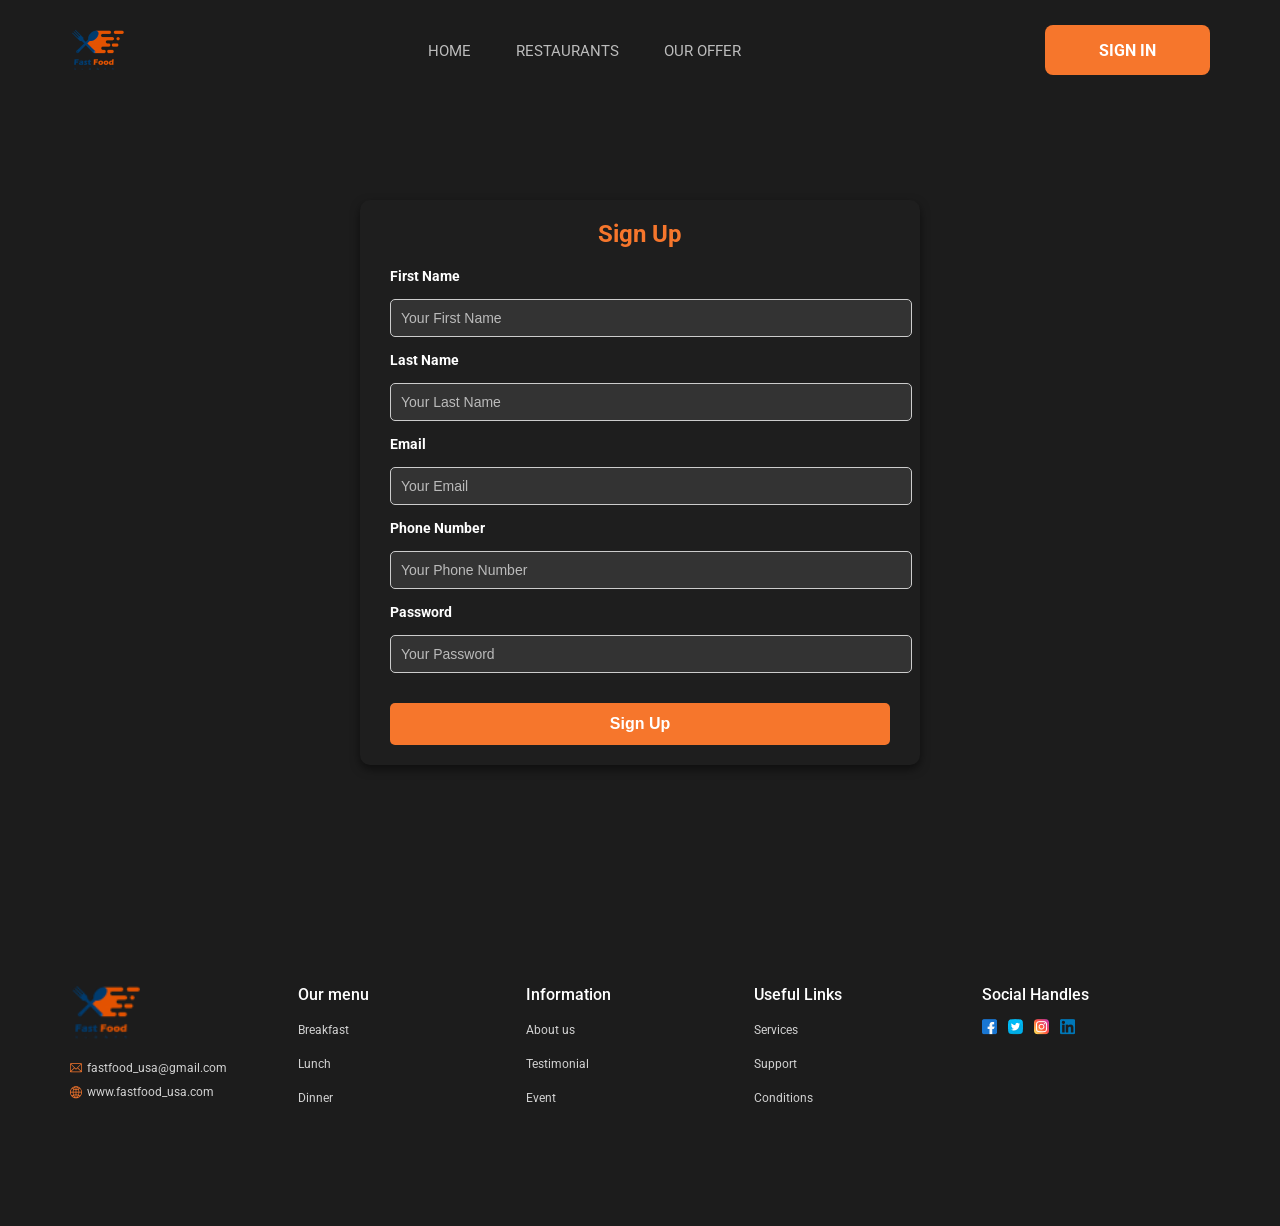
<file: sign-up.html>
<!DOCTYPE html>
<html lang="en">
<head>
  <meta charset="UTF-8">
  <meta name="viewport" content="width=device-width, initial-scale=1.0">
  <title>Sign Up</title>
  <link rel="stylesheet" href="./style.css">
  <link rel="stylesheet" href="./sign-up.css">
  <script src="https://code.jquery.com/jquery-3.6.0.min.js"></script>
</head>
<body id="body-id">
  <header class="header">
    <div class="container">
      <img src="./images/icons/logo.png" alt="Logo" class="header__logo">

      <nav class="header__nav">
        <ul class="header__list">
          <li><a class="pointer" id="home-id">HOME</a></li>
          <li><a class="pointer" id="restaurants-id">RESTAURANTS</a></li>
          <li><a class="pointer" id="offer-id">OUR OFFER</a></li>
        </ul>
      </nav>

      <a class="sign-in" id="sign-in-id">Sign in</a>
    </div>
  </header>

  <script>
    $(document).ready(function () {
      $('#sign-in-id').click(function () {
        $('#body-id').load('sign-in.html');
      });

      $('#offer-id').click(function () {
        $('#body-id').load('offer.html');
      });

      $('#restaurants-id').click(function () {
        $('#body-id').load('restaurants.html');
      });

      $('#home-id').click(function () {
        $('#body-id').load('index.html');
      });
    });
  </script>

  <main class="main">
    <div class="sign-up-section">
      <h2 class="sign-up-title">Sign Up</h2>
      <form class="sign-up-form" id="sign-up-form-id" action="register.php" method="POST">
        <!-- Pole na imię -->
        <label for="first-name">First Name</label>
        <input type="text" id="first-name" name="first_name" placeholder="Your First Name" required>

        <!-- Pole na nazwisko -->
        <label for="last-name">Last Name</label>
        <input type="text" id="last-name" name="last_name" placeholder="Your Last Name" required>

        <!-- Pole na e-mail -->
        <label for="email">Email</label>
        <input type="email" id="email" name="email" placeholder="Your Email" required>

        <!-- Pole na numer telefonu -->
        <label for="phone">Phone Number</label>
        <input type="tel" id="phone" name="phone" placeholder="Your Phone Number" pattern="[0-9]{9,12}" title="Please enter a valid phone number" required>

        <!-- Pole na hasło -->
        <label for="password">Password</label>
        <input type="password" id="password" name="password" placeholder="Your Password" required>

        <!-- Miejsce na błędy -->
        <div id="errorMessage"></div>

        <!-- Przycisk do wysłania -->
        <button type="submit">Sign Up</button>
      </form>
    </div>
  </main>

  <script>
    // Funkcja sprawdzająca poprawność e-maila
    document.getElementById('sign-up-form-id').addEventListener('submit', function (e) {
      var email = document.getElementById('email').value;
      var errorMessage = document.getElementById('errorMessage');
      var emailPattern = /^[a-zA-Z0-9._%+-]+@[a-zA-Z0-9.-]+\.[a-zA-Z]{2,}$/;

      if (!emailPattern.test(email)) {
        e.preventDefault(); // Zatrzymuje wysyłanie danych, jeśli e-mail jest niepoprawny
        errorMessage.textContent = "Proszę wpisać poprawny adres e-mail!";
        errorMessage.style.color = 'red';
      } else {
        errorMessage.textContent = "";
      }
    });
  </script>

  <footer class="footer">
    <div class="container">
      <div class="footer__contacts">
        <img src="./images/icons/logo.png" alt="Logo" class="footer__logo">
        <a class="footer__link footer__link-mail" href="mailto:fastfood_usa@gmail.com">fastfood_usa@gmail.com</a>
        <a href="#!" class="footer__link footer__link-web">www.fastfood_usa.com</a>
      </div>
      <nav class="footer__nav">
        <ul class="footer__list">
          <li class="footer__list-title footer__menu">
            <a class="footer__title" href="#!">Our menu</a>
            <ul class="footer__inner-list">
              <li class="footer__list-item"><a href="#!">Breakfast</a></li>
              <li class="footer__list-item"><a href="#!">Lunch</a></li>
              <li class="footer__list-item"><a href="#!">Dinner</a></li>
            </ul>
          </li>
          <li class="footer__list-title footer__info">
            <a class="footer__title" href="#!">Information</a>
            <ul class="footer__inner-list">
              <li class="footer__list-item"><a href="#!">About us</a></li>
              <li class="footer__list-item"><a href="#!">Testimonial</a></li>
              <li class="footer__list-item"><a href="#!">Event</a></li>
            </ul>
          </li>
          <li class="footer__list-title footer__links">
            <a class="footer__title" href="#!">Useful Links</a>
            <ul class="footer__inner-list">
              <li class="footer__list-item"><a href="#!">Services</a></li>
              <li class="footer__list-item"><a href="#!">Support</a></li>
              <li class="footer__list-item"><a href="#!">Conditions</a></li>
            </ul>
          </li>
        </ul>
      </nav>
      <div class="footer__socials">
        <p class="footer__title">Social Handles</p>
        <div class="footer__socials-icons">
          <a class="footer__socials-link" href="#!"><img src="./images/icons/socials/facebook.png" alt=""></a>
          <a class="footer__socials-link" href="#!"><img src="./images/icons/socials/twitter.png" alt=""></a>
          <a class="footer__socials-link" href="#!"><img src="./images/icons/socials/instagram.png" alt=""></a>
          <a class="footer__socials-link" href="#!"><img src="./images/icons/socials/linkedin.png" alt=""></a>
        </div>
      </div>
    </div>
  </footer>
</body>
</html>
</file>
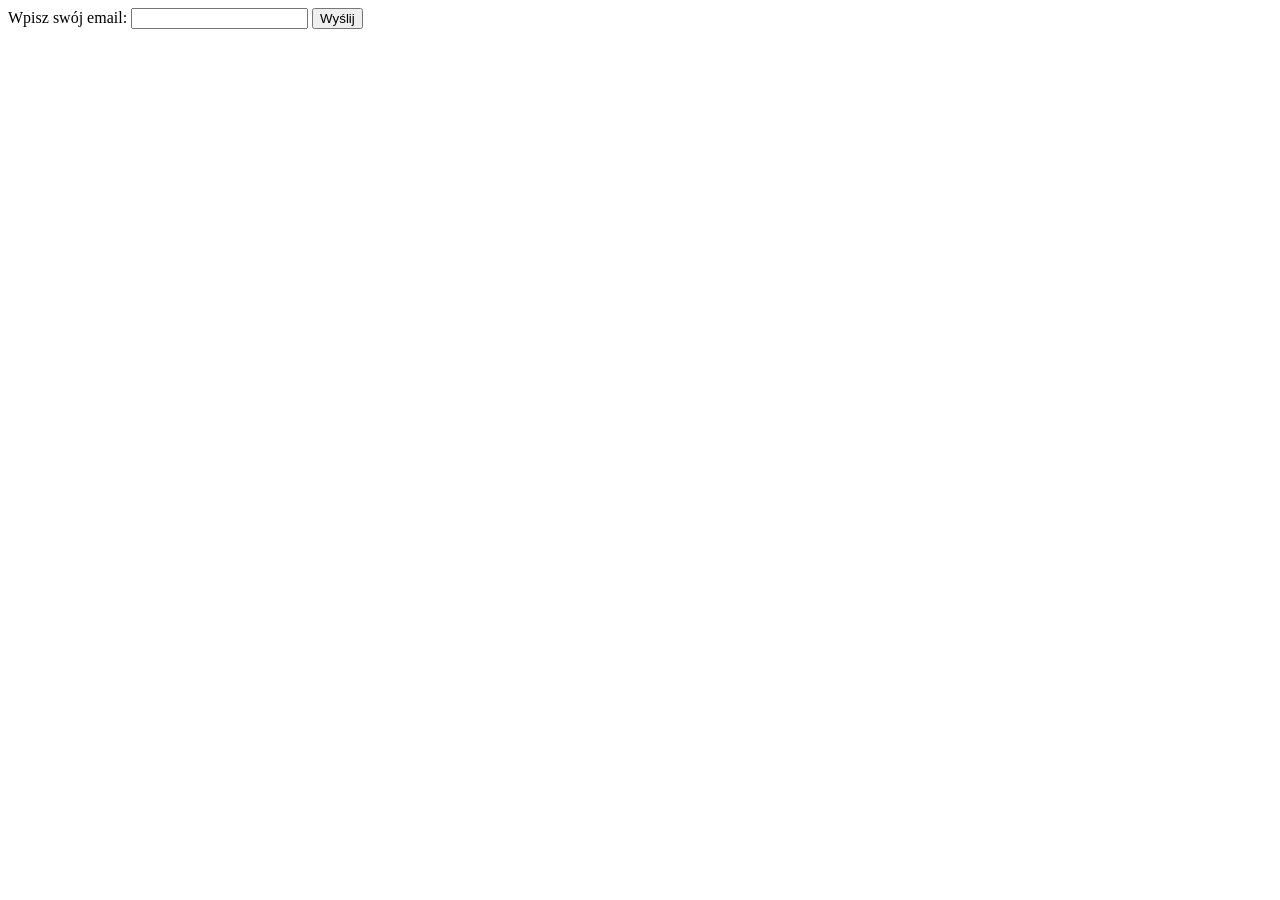
<file: test.html>
<!DOCTYPE html>
<html lang="pl">
<head>
    <meta charset="UTF-8">
    <meta name="viewport" content="width=device-width, initial-scale=1.0">
    <title>Walidacja Email</title>
</head>
<body>
    <form id="emailForm">
        <label for="email">Wpisz swój email:</label>
        <input type="email" id="email" name="email" required>
        <button type="submit">Wyślij</button>
    </form>

    <div id="errorMessage" style="color: red;"></div>

    <script>
        document.getElementById('emailForm').addEventListener('submit', function(e) {
            e.preventDefault();
            var email = document.getElementById('email').value;
            var errorMessage = document.getElementById('errorMessage');
            var emailPattern = /^[a-zA-Z0-9._%+-]+@[a-zA-Z0-9.-]+\.[a-zA-Z]{2,}$/;

            if (!emailPattern.test(email)) {
                errorMessage.textContent = "Proszę wpisać poprawny adres e-mail!";
            } else {
                errorMessage.textContent = "Adres e-mail jest poprawny!";
                errorMessage.style.color = 'green';
            }
        });
    </script>
</body>
</html>
</file>
<file: style.css>
@import url('https://fonts.googleapis.com/css2?family=Roboto:wght@400;500&display=swap');

/*- Ogolne style */
body {
  margin: 0;
  font-family: 'Roboto', sans-serif;
  background-color: #1C1C1C;
  color: #fff;
}

a {
  color: #fff;
  text-decoration: none;
}

p {
  margin: 0;
}

p + p {
  margin-top: 15px;
}

ul {
  list-style: none;
  padding: 0;
  margin: 0;
}

h1, h2, h3, h4, h5, h6 {
  font-weight: 500;
  margin: 0;
}

img {
  max-width: 100%;
}

.container {
  box-sizing: border-box;

  max-width: 1170px;
  margin-left: auto;
  margin-right: auto;
  padding: 0 15px;
}

.sign-in{
  display: flex;
  align-items: center;
  justify-content: center;

  width: 165px;
  height: 50px;

  font-weight: 500;
  font-size: 16px;
  text-transform: uppercase;

  background: #F6762C;
  border-radius: 8px;

  transition: opacity 0.3s;
}

.sign-in:hover{
  opacity: 0.8;
  cursor: pointer;
}

.pointer:hover{
  cursor: pointer;
}

.btn {
  display: flex;
  align-items: center;
  justify-content: center;

  width: 165px;
  height: 50px;

  font-weight: 500;
  font-size: 16px;
  text-transform: uppercase;

  background: #F6762C;
  border-radius: 25px;

  transition: opacity 0.3s;
}

.btn:hover {
  opacity: 0.8;
  cursor: pointer;
}

.btn--small {
  width: 140px;
  height: 40px;
  font-size: 12px;
}

/* Header sekcja */

.header {
  padding: 25px 0;  
  
  position: relative;
  z-index: 10;
}

.header .container {
  display: flex;
  justify-content: space-between;
  align-items: center;
}

.header__list {
  display: flex;
  gap: 45px;
}

.header__nav a {
  font-size: 15px;
  opacity: 0.7;
  transition: opacity 0.3s;
}

.header__nav a.active {
  opacity: 1;
}

.header__nav a:hover {
  opacity: 0.9;
}

/* Welcome sekcja */

.welcome {
  box-sizing: border-box;
  min-height: 100vh;

  margin-top: -100px;
  padding: 240px 0;

  background-image: url("./images/welcome-bg.jpg");
  background-repeat: no-repeat;
  background-size: cover;
  background-position: center;
}

.welcome__text {
  width: 550px;
}

.welcome__subtitle {
  margin-bottom: 7px;

  font-size: 14px;
  letter-spacing: 0.1em;
}

.welcome__title {
  font-size: 58px;
}

.welcome__desc {
  margin: 40px 0;
  font-size: 18px;
  opacity: 0.7;
}

/* Food list */
.food-list {
  padding: 100px 0;
}


.food-list .container {
  display: flex;
  justify-content: space-between;
  flex-wrap: wrap;
  gap: 40px 10px;
}

.food-list__card {
  width: 260px;

  overflow: hidden;
  text-align: center;

  background: #312F30;
  border-radius: 10px;
}

.food-list__img {
  width: 100%;
  height: 175px;
  object-fit: cover;
}

.food-list__text-wrapper {
  padding: 30px 20px;
}

.food-list__title {
  margin-bottom: 15px;
  font-size: 20px;
}

.food-list__desc {
  font-size: 16px;
  opacity: 0.7;
}

/* Order */

.order {
  background: #312F30;
  padding: 60px 0;
}

.order .container {
  display: flex;
  justify-content: space-between;
  align-items: center;

  padding-right: 90px;
}

.order__img {
  max-width: 470px;
}

.order__text {
  max-width: 360px;
}

.order__title {
  margin-bottom: 25px;
  font-size: 44px;
}

.order__desc {
  margin-bottom: 15px;
  opacity: 0.7;
}

.order__price {
  font-weight: 500;
  letter-spacing: 0.1em;
  color: #F6762C;
  font-size: 20px;
}

.order__price--old {
  font-size: 16px;
  text-decoration-line: line-through;
  opacity: 0.5;
}

.order__price + .order__price {
  margin-left: 3px;
}

.order .btn {
  margin-top: 10px;
}

.product {
  padding: 150px 0;
}

.product .container {
  display: flex;
  justify-content: center;
  flex-wrap: wrap;
  gap: 30px;
}

.product__card {
  box-sizing: border-box;

  width: 555px;
  min-height: 300px;

  padding: 60px 30px 60px 290px;

  background-color: #4b3a3a;
  background-size: cover;
  background-repeat: no-repeat;
  background-position: center;
}

.product__card:nth-child(even) {
  padding-left: 30px;
  padding-right: 290px;
}

.product__title {
  margin-bottom: 20px;
  font-size: 30px;
}

.product__desc {
  margin-bottom: 10px;
  opacity: 0.7;
}

.product__price {
  font-weight: 500;
  letter-spacing: 0.1em;
  color: #F6762C;  
}

.product__price + .product__price {
  margin-left: 5px;
}

.product__price--old {
  text-decoration-line: line-through;
  opacity: 0.5;
}

.product .btn {
  margin-top: 10px;
}

.card-queen {
  background-image: url("./images/product-1.jpg");
}

.card-hut {
  background-image: url("./images/product-2.jpg");
}

.card-king {
  background-image: url("./images/product-3.jpg");
}

.card-papa {
  background-image: url("./images/product-4.jpg");
}
.card-starbucks{
  background-image: url("./images/product-5.jpg");
}

.card-subway {
  background-image: url("./images/product-6.jpg");
}

.card-taco-bell {
  background-image: url("./images/product-7.jpg");
}

.card-kfc {
  background-image: url("./images/product-8.jpg");
}


.feedback {
  padding-bottom: 200px;
}

.feedback .container {
  display: flex;
  align-items: center;
  justify-content: space-between;

  max-width: 880px;
}

.feedback__text {
  margin: 0;
  max-width: 370px;
  text-align: center;
}

.feedback__text::before {
  content: url("./images/icons/quote.svg");
}

.feedback__desc {
  opacity: 0.7;
  margin: 30px 0;
}

.feedback__author {
  font-style: normal;
  font-weight: 500;
  font-size: 24px;
}

.feedback__subauthor {
  font-weight: 500;
  font-size: 12px;
  opacity: 0.7;

  display: block;
}

.gray-block {
  padding: 80px 0;
  background: #312F30;
}

.gray-block .container {
  display: flex;
  justify-content: center;
  align-items: center;
}

.gray-block__title {
  font-weight: 500;
  font-size: 40px;
}

/* Footer */

.footer {
  padding: 120px 0;
}

.footer a {
  font-size: 12px;
  color: rgba(255, 255, 255, 0.8);
  transition: color 0.3s;
}

.footer a:hover {
  color: rgba(255, 255, 255, 0.9);
}

.footer .footer__title {
  display: inline-block;
  margin-bottom: 15px;
  font-weight: 500;
  font-size: 16px;
  color: #fff;
}

.footer .container {
  display: grid;
  grid-template-columns: 1fr 3fr 1fr;
}
.footer__contacts {
  display: flex;
  flex-direction: column;
  align-items: flex-start;
}
.footer__logo {
  width: 70px;
  margin-bottom: 20px;
}
.footer__link {
  display: flex;
  align-items: center;
  gap: 5px;
}
.footer__link + .footer__link {
  margin-top: 10px;
}
.footer__link::before {
  width: 12px;
  height: 12px;
}

.footer__link-mail::before {
  content: url("./images/icons/mail.svg");
}
.footer__link-web::before {
  content: url("./images/icons/global.svg");
}

.footer__list {
  display: grid;
  grid-template-columns: repeat(3, 1fr);
}

.footer__list-item + .footer__list-item {
  margin-top: 15px;
}

.footer__socials-link + .footer__socials-link {
  margin-left: 7px;
}

/* Contuct us */
.contact-section {
  width: 100%;
  max-width: 600px;
  margin: 50px auto;
  margin-top:80px;
  background-color: #1e1e1e;
  padding: 20px 30px;
  border-radius: 10px;
  box-shadow: 0px 4px 10px rgba(0, 0, 0, 0.5);
}

.contact-section h2 {
  font-size: 24px;
  color: #F6762C;
  margin-bottom: 20px;
  text-align: center;
}

.contact-form {
  display: flex;
  flex-direction: column;
}

.contact-form label {
  font-size: 16px;
  margin-bottom: 5px;
  color: #ddd;
}

.contact-form input,
.contact-form textarea {
  background-color: #2e2e2e;
  color: #fff;
  border: 1px solid #444;
  border-radius: 5px;
  padding: 10px;
  font-size: 14px;
  margin-bottom: 15px;
  outline: none;
}

.contact-form input:focus,
.contact-form textarea:focus {
  border-color: #F6762C;
}

.contact-form button {
  background-color: #F6762C;
  color: #fff;
  border: none;
  padding: 10px 15px;
  border-radius: 5px;
  font-size: 16px;
  cursor: pointer;
  transition: background-color 0.3s ease;
}

.contact-form button:hover {
  background-color: #ff8c00;
  transform: scale(1.03);
  box-shadow: 0 4px 10px rgba(255, 140, 0, 0.4);
}

.contact-btn{
  display: flex;
  align-items: center;
  justify-content: center;


  width: 265px;
  height: 80px;

  font-weight: 500;
  font-size: 26px;
  text-transform: uppercase;

  background: #F6762C;
  border-radius: 25px;

  transition: opacity 0.3s, background-color 0.3s ease, transform 0.2s ease;
}

.contact-btn:hover {
  opacity: 0.8;
  cursor: pointer;
  background-color: #ff8c00;
  transform: scale(1.02);
  box-shadow: 0 4px 10px rgba(255, 140, 0, 0.4);
}
</file>
<file: sign-in.css>
.sign-in{
  font-weight: bold;
}

.sign-in-section {
  width: 100%;
  max-width: 400px;
  margin: 100px auto;
  padding: 20px 30px;
  background-color: #1e1e1e;
  border-radius: 10px;
  box-shadow: 0px 4px 10px rgba(0, 0, 0, 0.5);
}

.sign-in-title {
  font-size: 24px;
  font-weight: bold;
  color: #F6762C;
  text-align: center;
  margin-bottom: 20px;
}

.sign-in-form {
  display: flex;
  flex-direction: column;
  gap: 15px;
}

.sign-in-form label {
  font-size: 14px;
  font-weight: bold;
  color: #fff;
}

.sign-in-form input {
  width: 100%;
  padding: 10px;
  font-size: 14px;
  border: 1px solid #ccc;
  border-radius: 5px;
  background-color: #333;
  color: #fff;
}

.sign-in-form input::placeholder {
  color: #bbb;
}

.sign-in-form input:focus {
  outline: none;
  border-color: #ffa31a;
  box-shadow: 0 0 5px rgba(255, 163, 26, 0.5);
}

.sign-in-form button {
  background-color: #F6762C;
  color: #fff;
  border: none;
  padding: 12px 15px;
  font-size: 16px;
  font-weight: bold;
  border-radius: 5px;
  cursor: pointer;
  transition: background-color 0.3s ease, transform 0.2s ease;
}

.sign-in-form button:hover {
  background-color: #ff8c00;
  transform: scale(1.05);
  box-shadow: 0 4px 10px rgba(255, 140, 0, 0.4);
}

.sign-in-prompt {
  text-align: center;
  margin-top: 15px;
  font-size: 14px;
  color: #fff;
}

.sign-in-prompt a {
  color: #F6762C;
  text-decoration: none;
  font-weight: bold;
  transition: color 0.3s ease;
}

.sign-in-prompt a:hover {
  color: #ff8c00;
}
</file>
<file: sign-up.css>
.sign-in{
  font-weight: bold;
}

.sign-up-section {
  width: 100%;
  max-width: 500px;
  margin: 100px auto;
  padding: 20px 30px;
  background-color: #1e1e1e;
  border-radius: 10px;
  box-shadow: 0px 4px 10px rgba(0, 0, 0, 0.5);
}

.sign-up-title {
  font-size: 24px;
  font-weight: bold;
  color: #F6762C;
  text-align: center;
  margin-bottom: 20px;
}

.sign-up-form {
  display: flex;
  flex-direction: column;
  gap: 15px;
}

.sign-up-form label {
  font-size: 14px;
  font-weight: bold;
  color: #fff;
}

.sign-up-form input {
  width: 100%;
  padding: 10px;
  font-size: 14px;
  border: 1px solid #ccc;
  border-radius: 5px;
  background-color: #333;
  color: #fff;
}

.sign-up-form input::placeholder {
  color: #bbb;
}

.sign-up-form input:focus {
  outline: none;
  border-color: #ffa31a;
  box-shadow: 0 0 5px rgba(255, 163, 26, 0.5);
}

.sign-up-form button {
  background-color: #F6762C;
  color: #fff;
  border: none;
  padding: 12px 15px;
  font-size: 16px;
  font-weight: bold;
  border-radius: 5px;
  cursor: pointer;
  transition: background-color 0.3s ease, transform 0.2s ease;
}

.sign-up-form button:hover {
  background-color: #ff8c00;
  transform: scale(1.05);
  box-shadow: 0 4px 10px rgba(255, 140, 0, 0.4);
}
</file>
